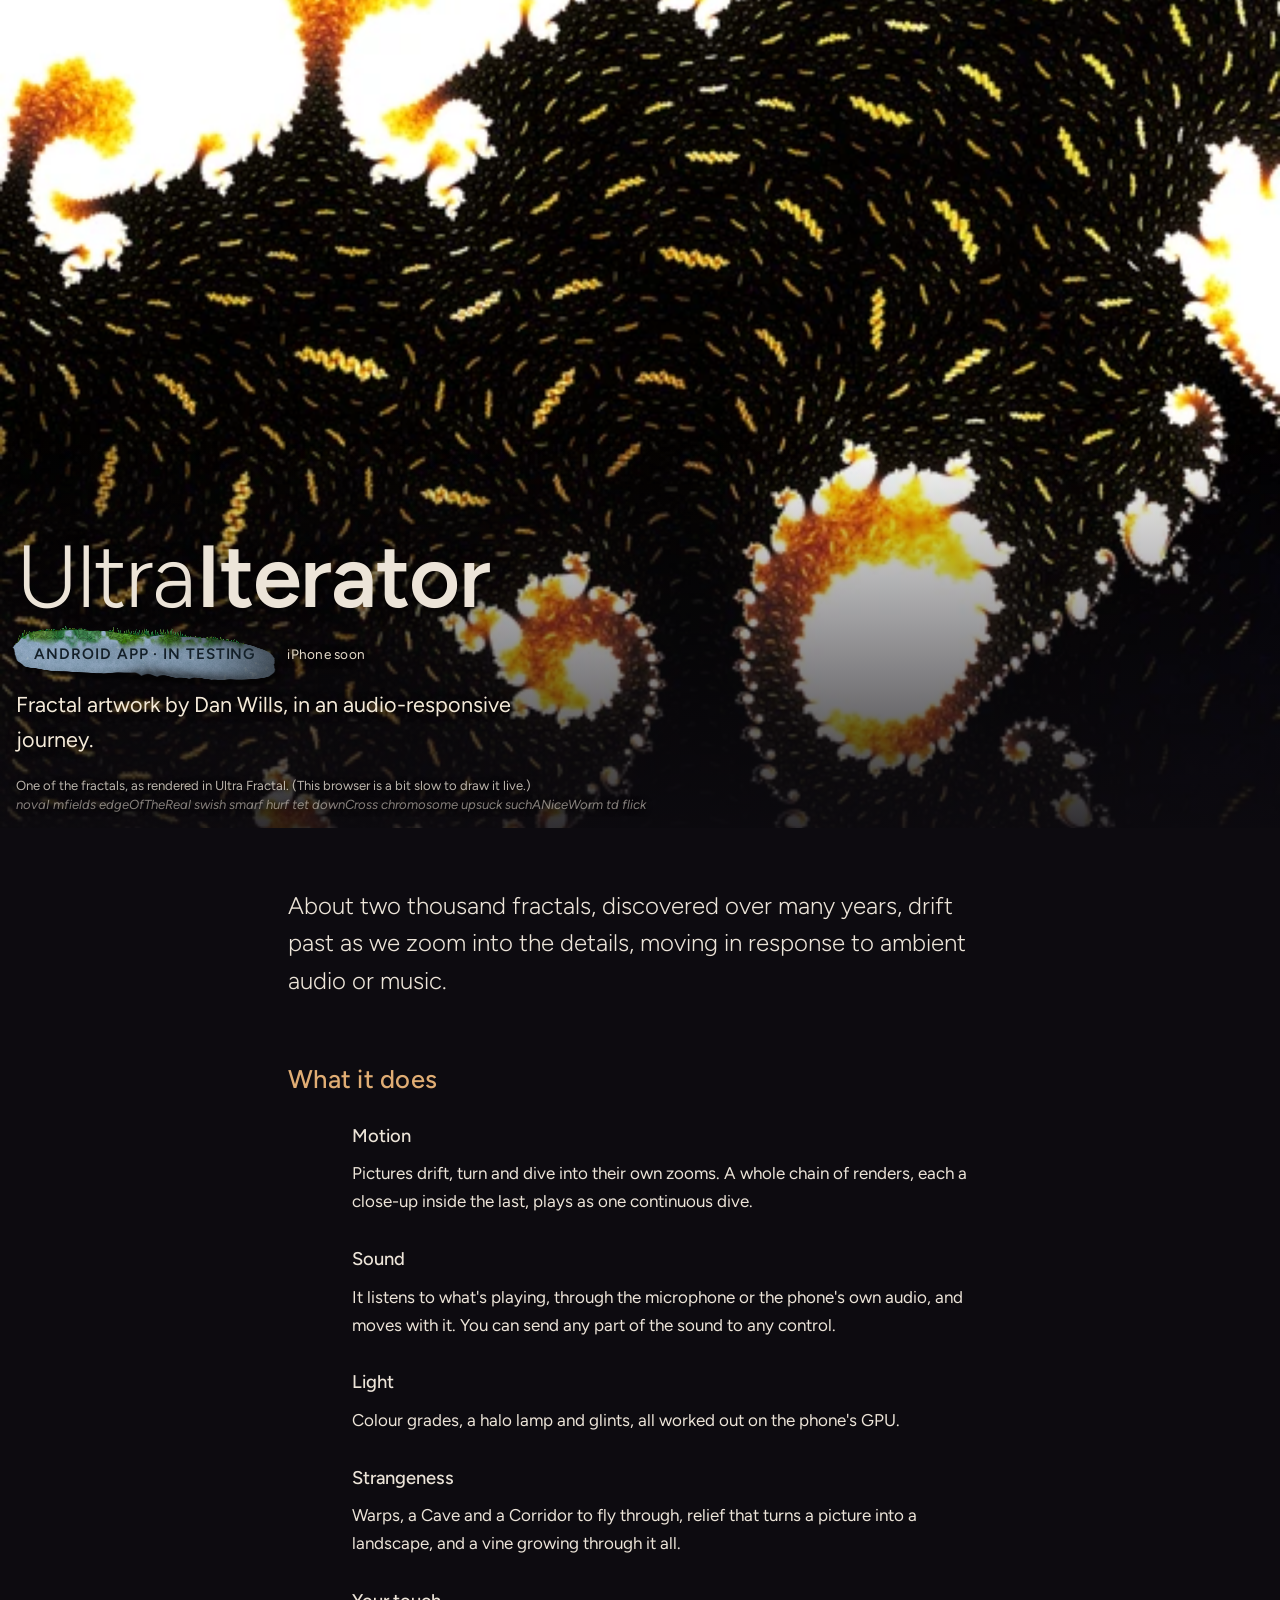
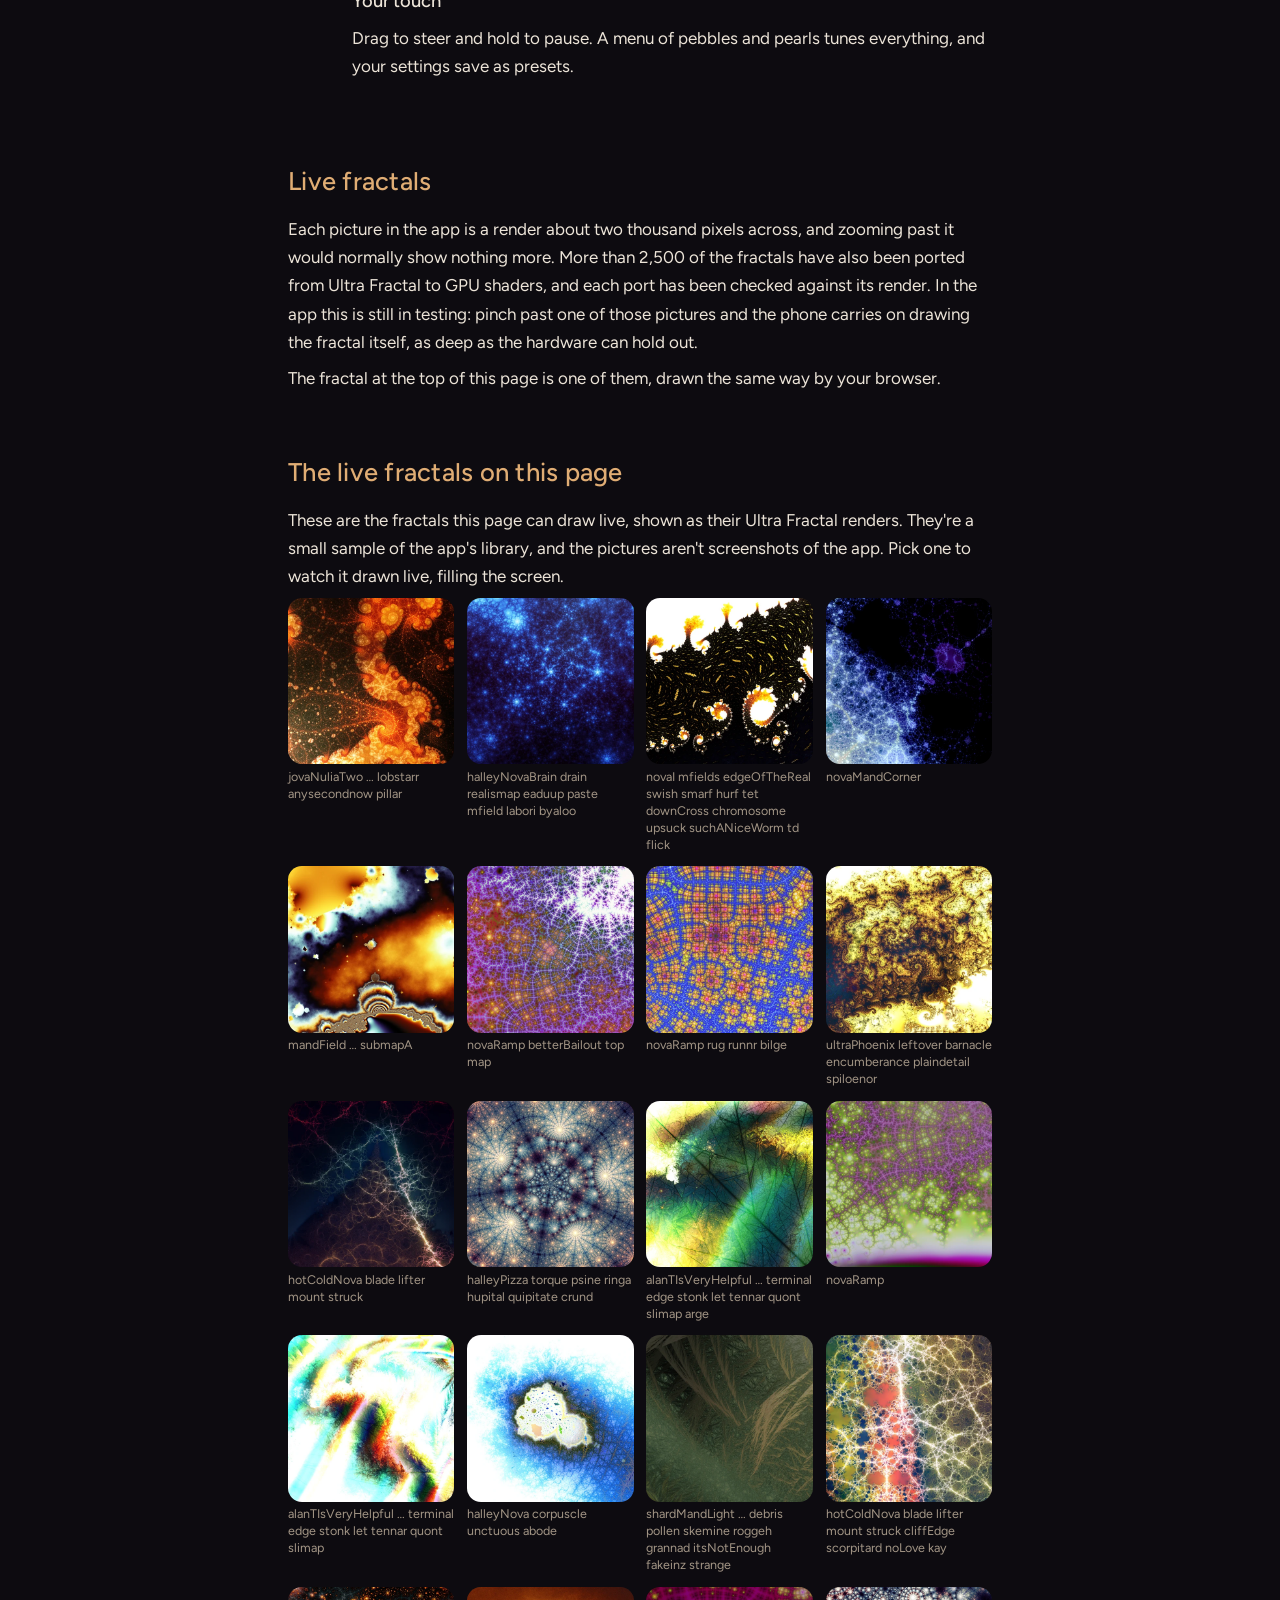
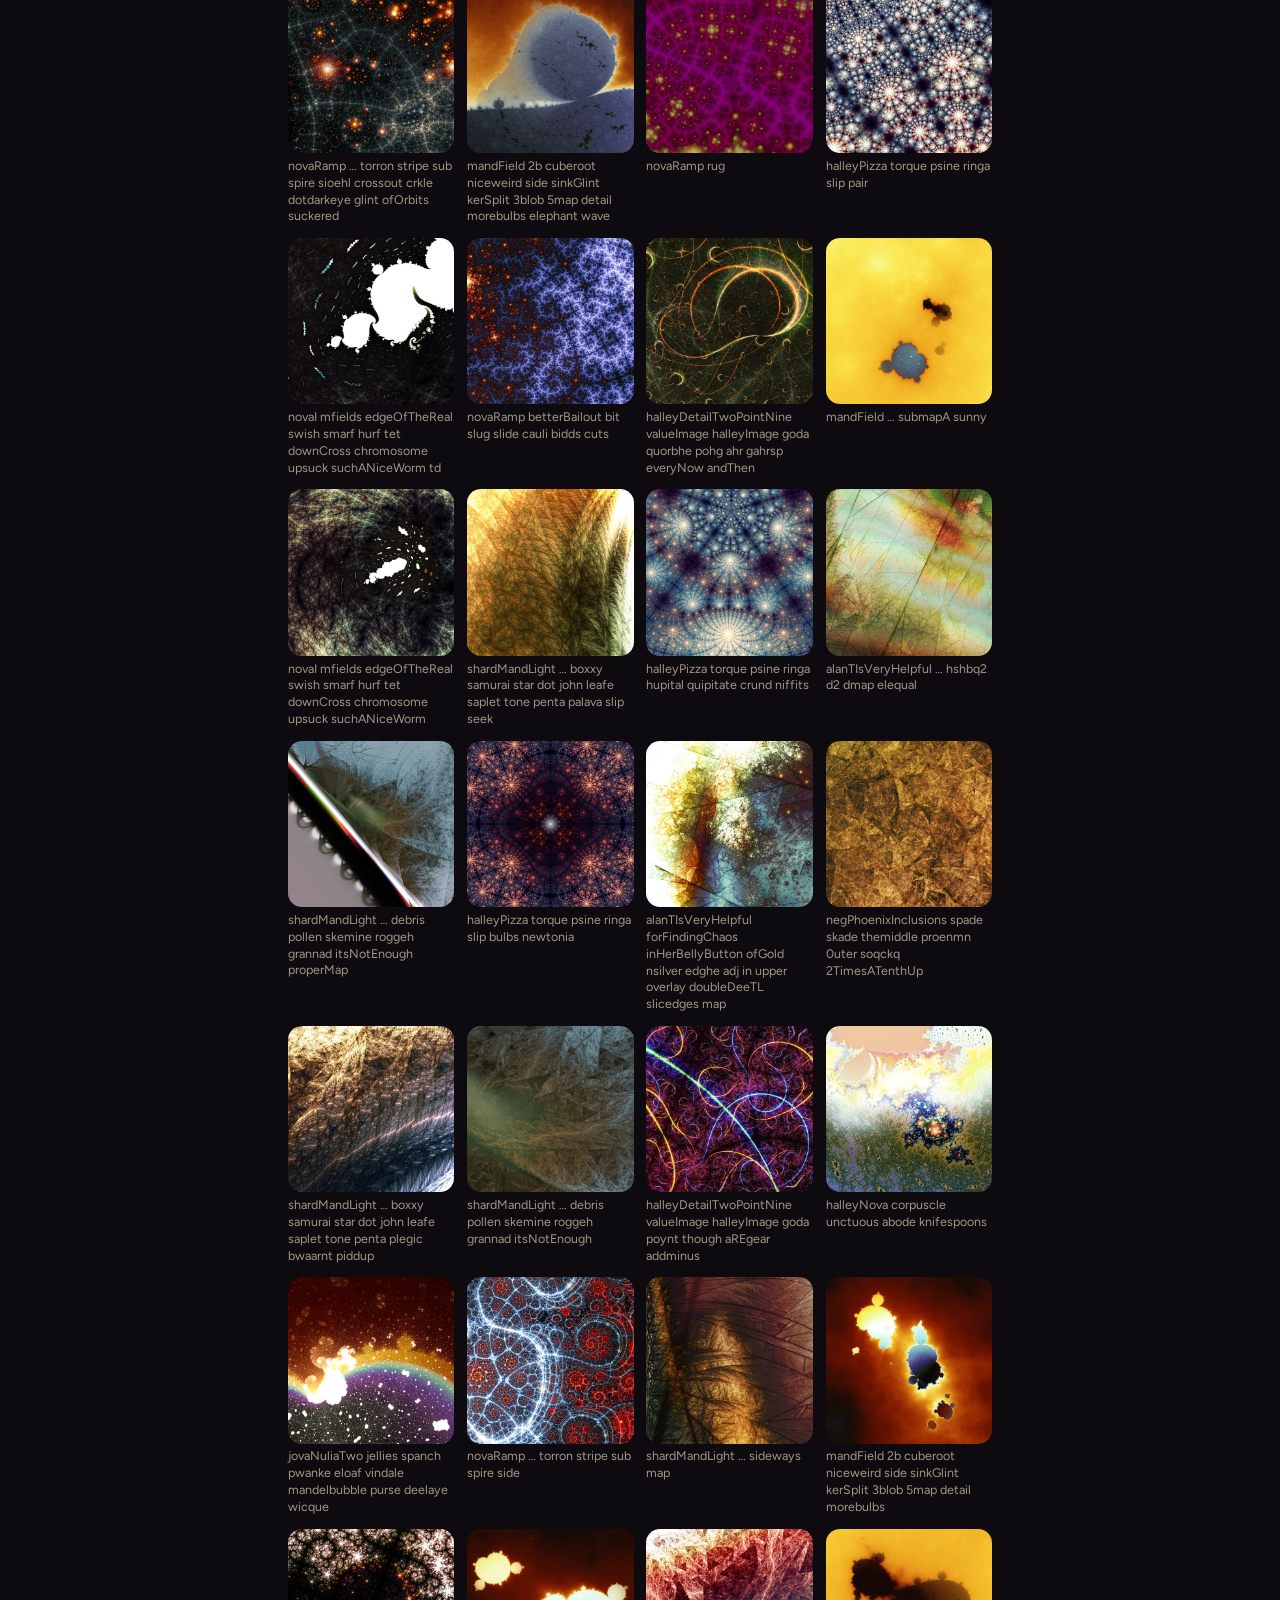
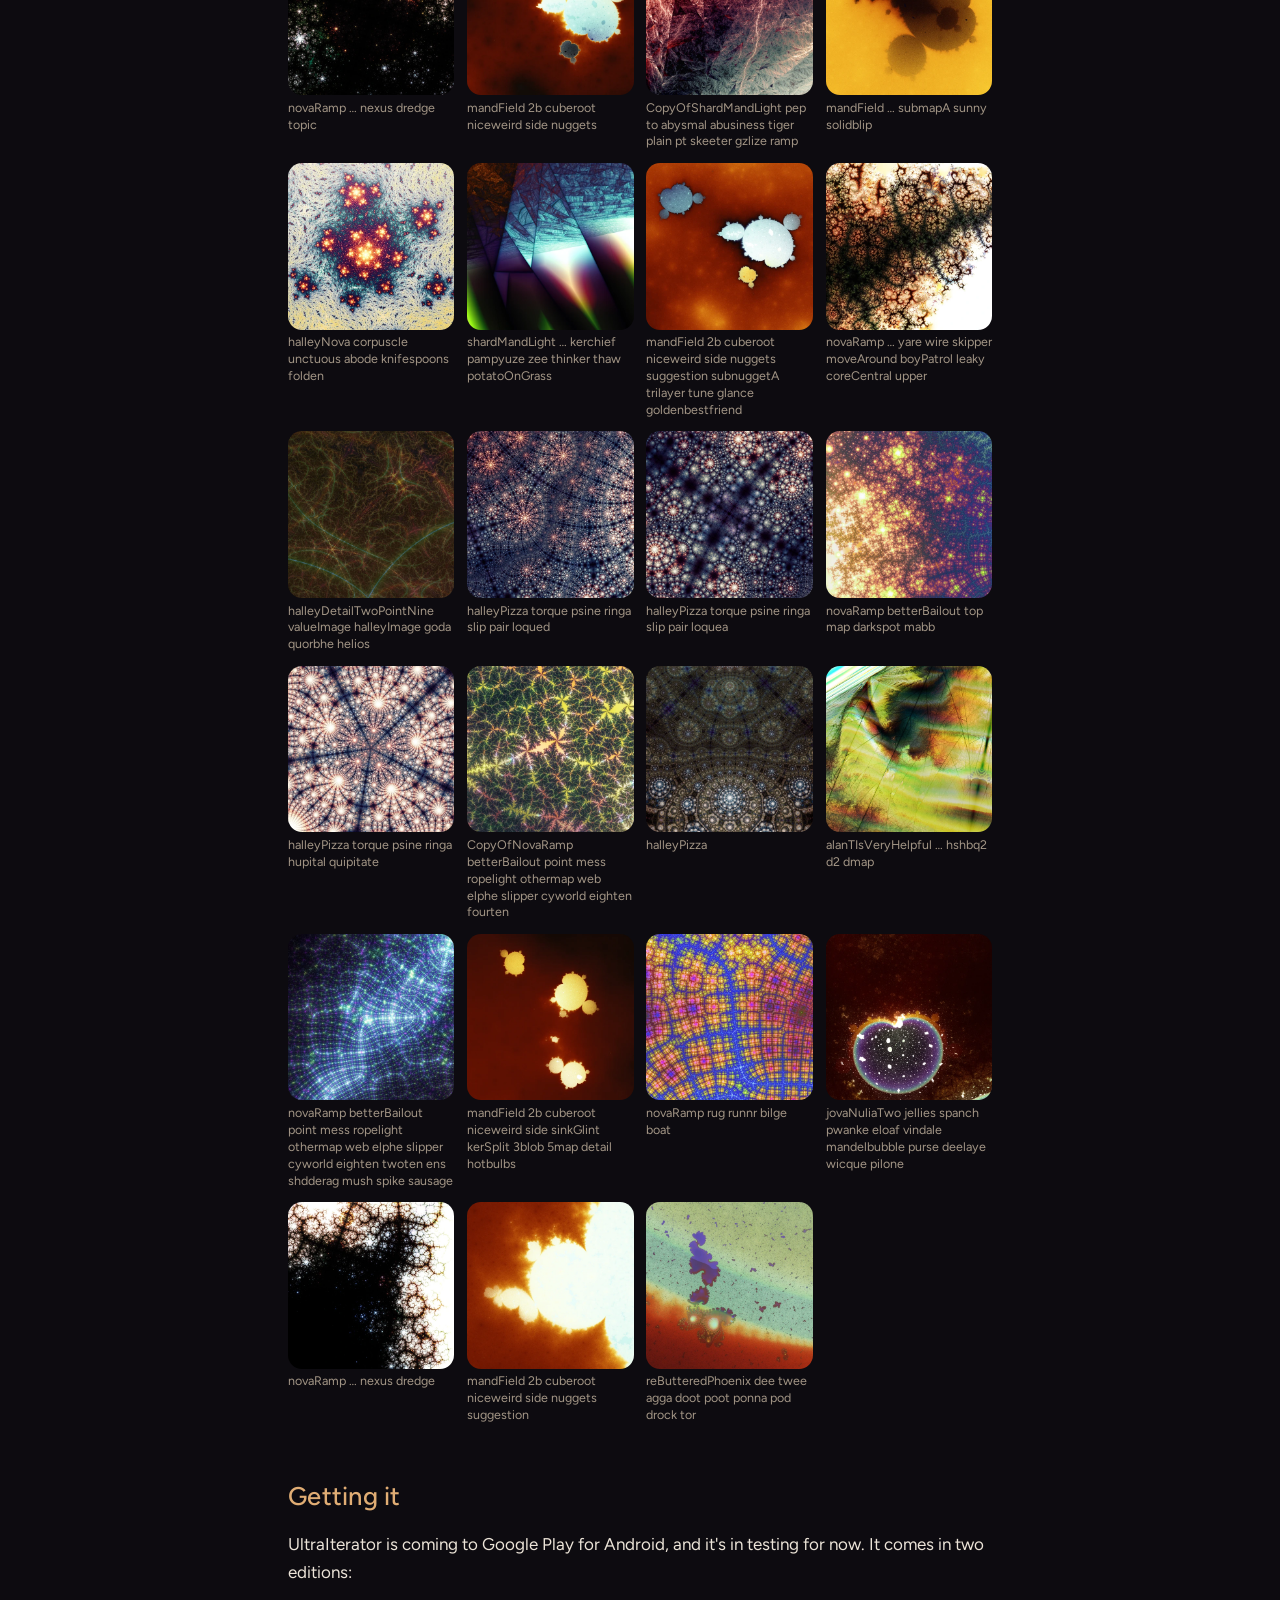
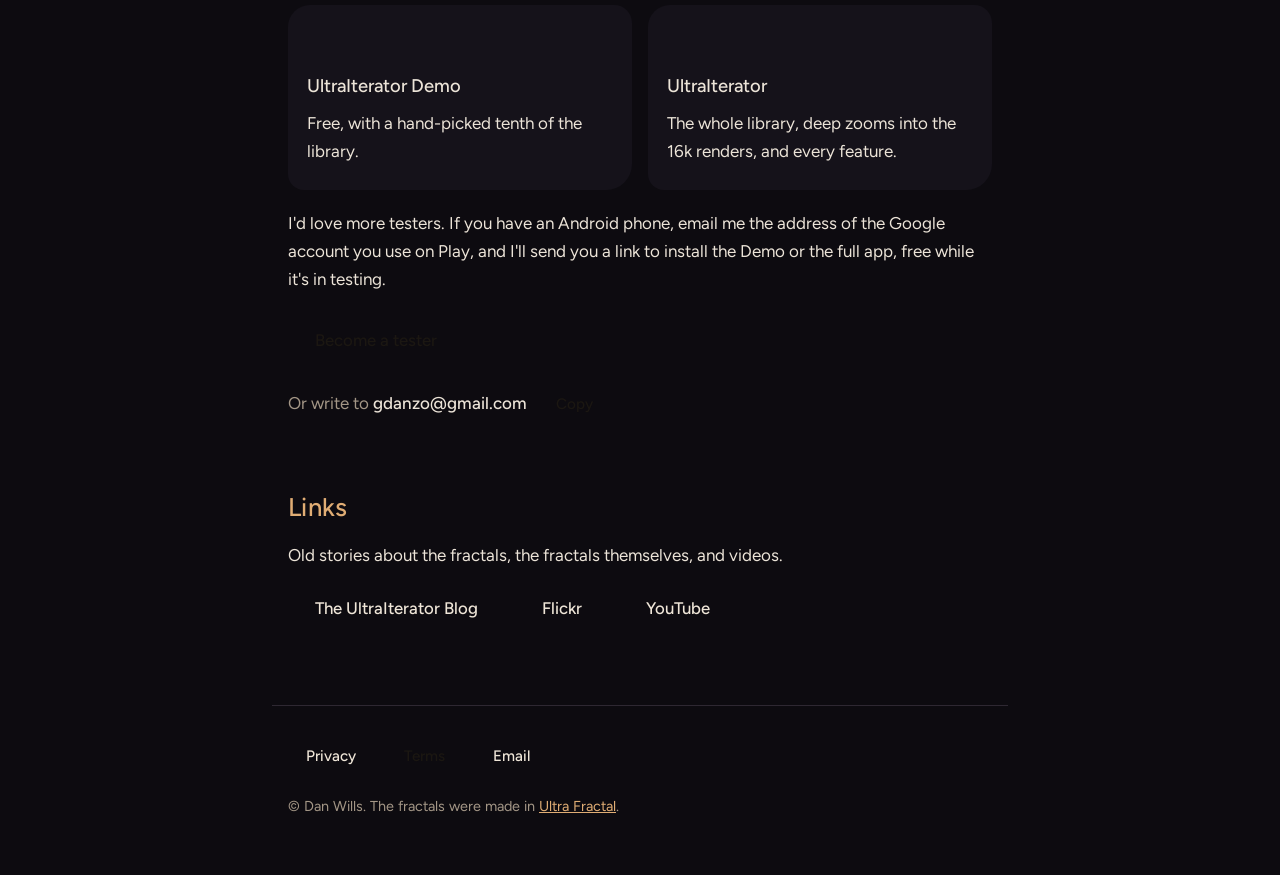
<file: index.html>
<!doctype html>
<html lang="en">
<head>
<meta charset="utf-8">
<meta name="viewport" content="width=device-width, initial-scale=1">
<title>UltraIterator</title>
<meta name="description" content="An Android slideshow of Ultra Fractal artwork by Dan Wills: it moves to music, dives into each picture's zooms, and can keep drawing the fractals live past their renders.">
<meta property="og:title" content="UltraIterator">
<meta property="og:description" content="Fractal artwork by Dan Wills, in an audio-responsive journey. An Android app in testing, iPhone soon.">
<meta property="og:image" content="https://danwills.github.io/ultraiterator/live/053cc2345be0.webp">
<meta name="theme-color" content="#0d0b10">
<link rel="icon" href="live/053cc2345be0.webp">
<link rel="preconnect" href="https://fonts.googleapis.com">
<link rel="preconnect" href="https://fonts.gstatic.com" crossorigin>
<link rel="stylesheet" href="https://fonts.googleapis.com/css2?family=Figtree:ital,wght@0,300..700;1,300..700&display=swap">
<link rel="stylesheet" href="home.css?v=2b081e7b">
</head>
<body>

<header class="hero">
  <div id="live-poster" class="poster"></div>
  <canvas id="live" aria-label="A fractal drawn live by your browser"></canvas>
  <div class="hero-text">
    <h1><span class="ultra">Ultra</span>Iterator</h1>
    <p class="stage-row"><span class="gem pebble-link small stage" data-gem="pebble" data-look="sky" data-seed="4.2" data-moss="2.2" data-rocky="1">Android app · in testing</span> <span class="soon">iPhone soon</span></p>
    <p class="tagline">Fractal artwork by Dan Wills, in an audio-responsive journey.</p>
    <p class="live-note">Your browser should be drawing the fractal background image live from the fractal's Ultra Fractal parameters, with no pictures downloaded. Drag to look around; pinch, or Ctrl and scroll, to zoom.<br><span id="live-name"></span></p>
  </div>
  <button class="gem pebble-link small theatre-only theatre-back" data-gem="pebble" data-look="grey" data-seed="7.7" onclick="history.back()" title="Back to the page (Esc)" aria-label="Back to the page">← Back</button>
  <div class="hero-controls">
    <button class="gem" data-gem="pearl" data-look="black" data-seed="3.1" onclick="window.UILive && UILive.next()" title="Another fractal, at random" aria-label="Another fractal, at random"><svg class="glyph die" viewBox="0 0 24 24" aria-hidden="true">
      <path d="M12 3 19.8 7.5 12 12 4.2 7.5Z" fill="#f4eee6"/><path d="M4.2 7.5 12 12v9l-7.8-4.5Z" fill="#c9c0b6"/><path d="M12 12l7.8-4.5v9L12 21Z" fill="#9d948c"/>
      <g fill="#1d1822"><circle r=".13" cx=".5" cy=".5" transform="matrix(7.8 -4.5 7.8 4.5 4.2 7.5)"/>
      <g transform="matrix(7.8 4.5 0 9 4.2 7.5)"><circle r=".12" cx=".28" cy=".28"/><circle r=".12" cx=".72" cy=".72"/></g>
      <g transform="matrix(7.8 -4.5 0 9 12 12)"><circle r=".11" cx=".25" cy=".25"/><circle r=".11" cx=".5" cy=".5"/><circle r=".11" cx=".75" cy=".75"/></g></g></svg></button>
    <button id="iters-pearl" class="gem" data-gem="pearl" data-look="amethyst" data-seed="2.3" title="Iterations: 100% (click for fewer, Shift or right click for more, double-click halves, long-press for full)" aria-label="Iterations"><span class="glyph iters">100%</span></button>
    <button id="pause-pearl" class="gem" data-gem="pearl" data-look="state" data-seed="5.7" onclick="window.UILive && UILive.togglePause()" title="Pause the dive" aria-label="Pause"><span class="glyph bars"></span></button>
    <button id="full-pearl" class="gem" data-gem="pearl" data-look="moonstone" data-seed="4.4" onclick="UITheatre.toggleFull()" title="Fullscreen (Esc to leave)" aria-label="Fullscreen"><svg class="glyph full" viewBox="0 0 24 24" aria-hidden="true">
      <path class="out" d="M4 9V4h5M15 4h5v5M20 15v5h-5M9 20H4v-5"/><path class="in" d="M9 4v5H4M20 9h-5V4M15 20v-5h5M4 15h5v5"/></svg></button>
    <button class="gem theatre-only" data-gem="pebble" data-look="basalt" data-seed="5.1" onclick="UITheatre.bare()" title="Just the fractal (Esc, Enter or a tap brings these back)" aria-label="Hide the controls"><span class="glyph">✕</span></button>
    <span id="live-say" class="live-say" aria-live="polite"></span>
  </div>
</header>

<main>

<section class="intro">
  <p class="lede">About two thousand fractals, discovered over many years, drift past as we zoom into the details, moving in response to ambient audio or music.</p>
</section>

<section class="facets">
  <h2>What it does</h2>
  <ul class="gems">
    <li><span class="gem bullet" data-gem="pearl" data-look="agate" data-seed="1.2"></span><div><h3>Motion</h3><p>Pictures drift, turn and dive into their own zooms. A whole chain of renders, each a close-up inside the last, plays as one continuous dive.</p></div></li>
    <li><span class="gem bullet" data-gem="pearl" data-look="obsidian" data-seed="2.4"></span><div><h3>Sound</h3><p>It listens to what's playing, through the microphone or the phone's own audio, and moves with it. You can send any part of the sound to any control.</p></div></li>
    <li><span class="gem bullet" data-gem="pearl" data-look="moonstone" data-seed="3.6"></span><div><h3>Light</h3><p>Colour grades, a halo lamp and glints, all worked out on the phone's GPU.</p></div></li>
    <li><span class="gem bullet" data-gem="pearl" data-look="amethyst" data-seed="4.8"></span><div><h3>Strangeness</h3><p>Warps, a Cave and a Corridor to fly through, relief that turns a picture into a landscape, and a vine growing through it all.</p></div></li>
    <li><span class="gem bullet" data-gem="pearl" data-look="opal" data-seed="6.0"></span><div><h3>Your touch</h3><p>Drag to steer and hold to pause. A menu of pebbles and pearls tunes everything, and your settings save as presets.</p></div></li>
  </ul>
</section>

<section class="live-section">
  <h2>Live fractals</h2>
  <p>Each picture in the app is a render about two thousand pixels across, and zooming past it would normally show nothing more. More than 2,500 of the fractals have also been ported from Ultra Fractal to GPU shaders, and each port has been checked against its render. In the app this is still in testing: pinch past one of those pictures and the phone carries on drawing the fractal itself, as deep as the hardware can hold out.</p>
  <p>The fractal at the top of this page is one of them, drawn the same way by your browser.</p>
</section>

<section class="gallery-section">
  <h2>The live fractals on this page</h2>
  <p>These are the fractals this page can draw live, shown as their Ultra Fractal renders. They're a small sample of the app's library, and the pictures aren't screenshots of the app. Pick one to watch it drawn live, filling the screen.</p>
  <div id="gallery" class="gallery"></div>
</section>

<section class="get" id="get">
  <h2>Getting it</h2>
  <p>UltraIterator is coming to Google Play for Android, and it's in testing for now. It comes in two editions:</p>
  <div class="editions">
    <div class="edition">
      <span class="gem badge" data-gem="pearl" data-look="vanilla" data-seed="7.3"></span>
      <h3>UltraIterator Demo</h3>
      <p>Free, with a hand-picked tenth of the library.</p>
    </div>
    <div class="edition">
      <span class="gem badge" data-gem="pearl" data-look="ruby" data-seed="8.9"></span>
      <h3>UltraIterator</h3>
      <p>The whole library, deep zooms into the 16k renders, and every feature.</p>
    </div>
  </div>
  <p>I'd love more testers. If you have an Android phone, email me the address of the Google account you use on Play, and I'll send you a link to install the Demo or the full app, free while it's in testing.</p>
  <p class="cta"><a class="gem pebble-link" data-gem="pebble" data-look="grey" data-seed="2.2" href="mailto:gdanzo@gmail.com?subject=UltraIterator%20tester&amp;body=Hi%20Dan%2C%0A%0AI'd%20like%20to%20test%20UltraIterator.%0A%0AMy%20Google%20Play%20account%20email%3A%20%0AMy%20phone%3A%20%0A">Become a tester</a></p>
  <p class="open-app">Already have it?
    <a class="gem pebble-link small dark" data-gem="pebble" data-look="lapis" data-seed="8.3" href="intent://open#Intent;scheme=ultraiterator;S.browser_fallback_url=https%3A%2F%2Fdanwills.github.io%2Fultraiterator%2F%23get;end">Open UltraIterator</a></p>
  <p class="email-line">Or write to <span class="email" id="email">gdanzo@gmail.com</span>
    <button class="gem pebble-link small" data-gem="pebble" data-look="sandstone" data-seed="3.9" id="copy-email" type="button">Copy</button></p>
</section>

<section class="links-section">
  <h2>Links</h2>
  <p>Old stories about the fractals, the fractals themselves, and videos.</p>
  <div class="links">
    <a class="gem pebble-link dark" data-gem="pebble" data-look="jade" data-seed="1.9" href="https://ultraiterator.blogspot.com/">The UltraIterator Blog</a>
    <a class="gem pebble-link dark" data-gem="pebble" data-look="jasper" data-seed="3.3" href="https://www.flickr.com/photos/57934548@N02/albums/">Flickr</a>
    <a class="gem pebble-link dark" data-gem="pebble" data-look="basalt" data-seed="5.5" href="https://www.youtube.com/@DanWills/videos">YouTube</a>
  </div>
</section>

</main>

<footer>
  <nav>
    <a class="gem pebble-link small dark" data-gem="pebble" data-look="basalt" data-seed="4.4" href="privacy/">Privacy</a>
    <a class="gem pebble-link small" data-gem="pebble" data-look="sandstone" data-seed="9.1" href="terms/">Terms</a>
    <a class="gem pebble-link small dark" data-gem="pebble" data-look="lapis" data-seed="6.6" href="mailto:gdanzo@gmail.com">Email</a>
  </nav>
  <p class="muted">© Dan Wills. The fractals were made in <a href="https://www.ultrafractal.com/">Ultra Fractal</a>.</p>
</footer>

<script src="js/gallery.js?v=c2c70caf"></script>
<script src="js/live.js?v=9481b5d1"></script>
<script src="js/pearls.js?v=44050b76"></script>
<script src="js/theatre.js?v=6b844a13"></script>
<script>
// The Open pebble only on Android (an intent: link, falling back to here if it isn't installed).
if (/Android/i.test(navigator.userAgent)) document.body.classList.add('android');
</script>
<script>
// The email's Copy pebble (the mailto link does nothing where no mail program is set up).
document.getElementById('copy-email').addEventListener('click', async e => {
  const b = e.currentTarget, addr = document.getElementById('email').textContent;
  try { await navigator.clipboard.writeText(addr); b.textContent = 'Copied'; }
  catch (err) { const r = document.createRange(); r.selectNodeContents(document.getElementById('email')); const s = getSelection(); s.removeAllRanges(); s.addRange(r); b.textContent = 'Selected'; }
  setTimeout(() => { b.textContent = 'Copy'; }, 2000);
});
</script>
</body>
</html>
</file>
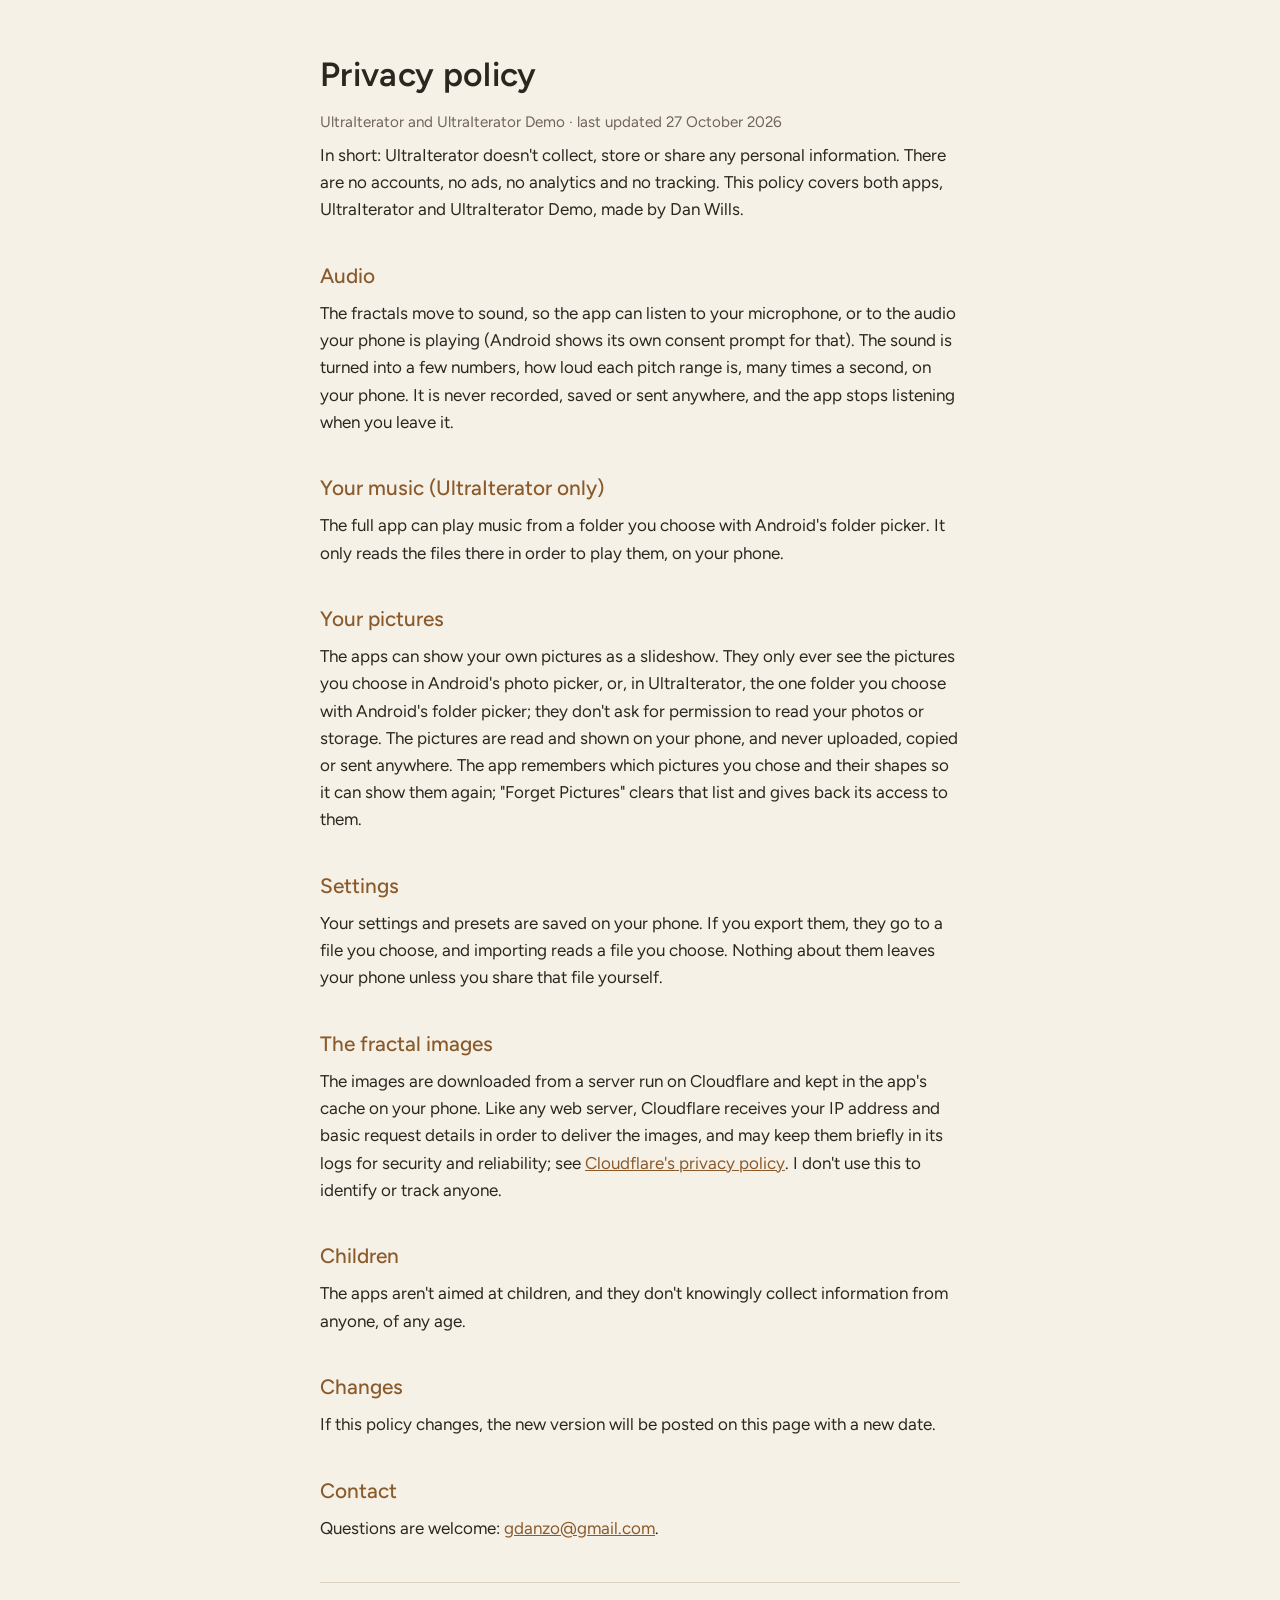
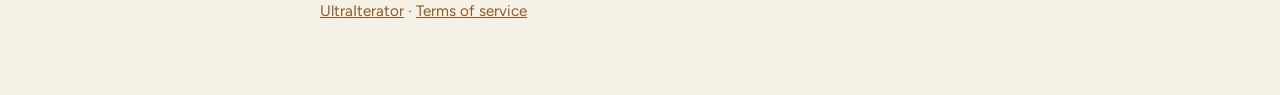
<file: privacy/index.html>
<!doctype html>
<html lang="en">
<head>
<meta charset="utf-8">
<meta name="viewport" content="width=device-width, initial-scale=1">
<title>UltraIterator Privacy</title>
<link rel="preconnect" href="https://fonts.googleapis.com">
<link rel="preconnect" href="https://fonts.gstatic.com" crossorigin>
<link rel="stylesheet" href="https://fonts.googleapis.com/css2?family=Figtree:ital,wght@0,300..700;1,300..700&display=swap">
<link rel="stylesheet" href="../style.css?v=619f6f8d">
</head>
<body>
<main>
<h1>Privacy policy</h1>
<p class="muted">UltraIterator and UltraIterator Demo · last updated 27 October 2026</p>

<p>In short: UltraIterator doesn't collect, store or share any personal information. There are no accounts, no ads, no analytics and no tracking. This policy covers both apps, UltraIterator and UltraIterator Demo, made by Dan Wills.</p>

<h2>Audio</h2>
<p>The fractals move to sound, so the app can listen to your microphone, or to the audio your phone is playing (Android shows its own consent prompt for that). The sound is turned into a few numbers, how loud each pitch range is, many times a second, on your phone. It is never recorded, saved or sent anywhere, and the app stops listening when you leave it.</p>

<h2>Your music (UltraIterator only)</h2>
<p>The full app can play music from a folder you choose with Android's folder picker. It only reads the files there in order to play them, on your phone.</p>

<h2>Your pictures</h2>
<p>The apps can show your own pictures as a slideshow. They only ever see the pictures you choose in Android's photo picker, or, in UltraIterator, the one folder you choose with Android's folder picker; they don't ask for permission to read your photos or storage. The pictures are read and shown on your phone, and never uploaded, copied or sent anywhere. The app remembers which pictures you chose and their shapes so it can show them again; "Forget Pictures" clears that list and gives back its access to them.</p>

<h2>Settings</h2>
<p>Your settings and presets are saved on your phone. If you export them, they go to a file you choose, and importing reads a file you choose. Nothing about them leaves your phone unless you share that file yourself.</p>

<h2>The fractal images</h2>
<p>The images are downloaded from a server run on Cloudflare and kept in the app's cache on your phone. Like any web server, Cloudflare receives your IP address and basic request details in order to deliver the images, and may keep them briefly in its logs for security and reliability; see <a href="https://www.cloudflare.com/privacypolicy/">Cloudflare's privacy policy</a>. I don't use this to identify or track anyone.</p>

<h2>Children</h2>
<p>The apps aren't aimed at children, and they don't knowingly collect information from anyone, of any age.</p>

<h2>Changes</h2>
<p>If this policy changes, the new version will be posted on this page with a new date.</p>

<h2>Contact</h2>
<p>Questions are welcome: <a href="mailto:gdanzo@gmail.com">gdanzo@gmail.com</a>.</p>
<hr>
<p class="muted"><a href="../">UltraIterator</a> · <a href="../terms/">Terms of service</a></p>
</main>
</body>
</html>
</file>
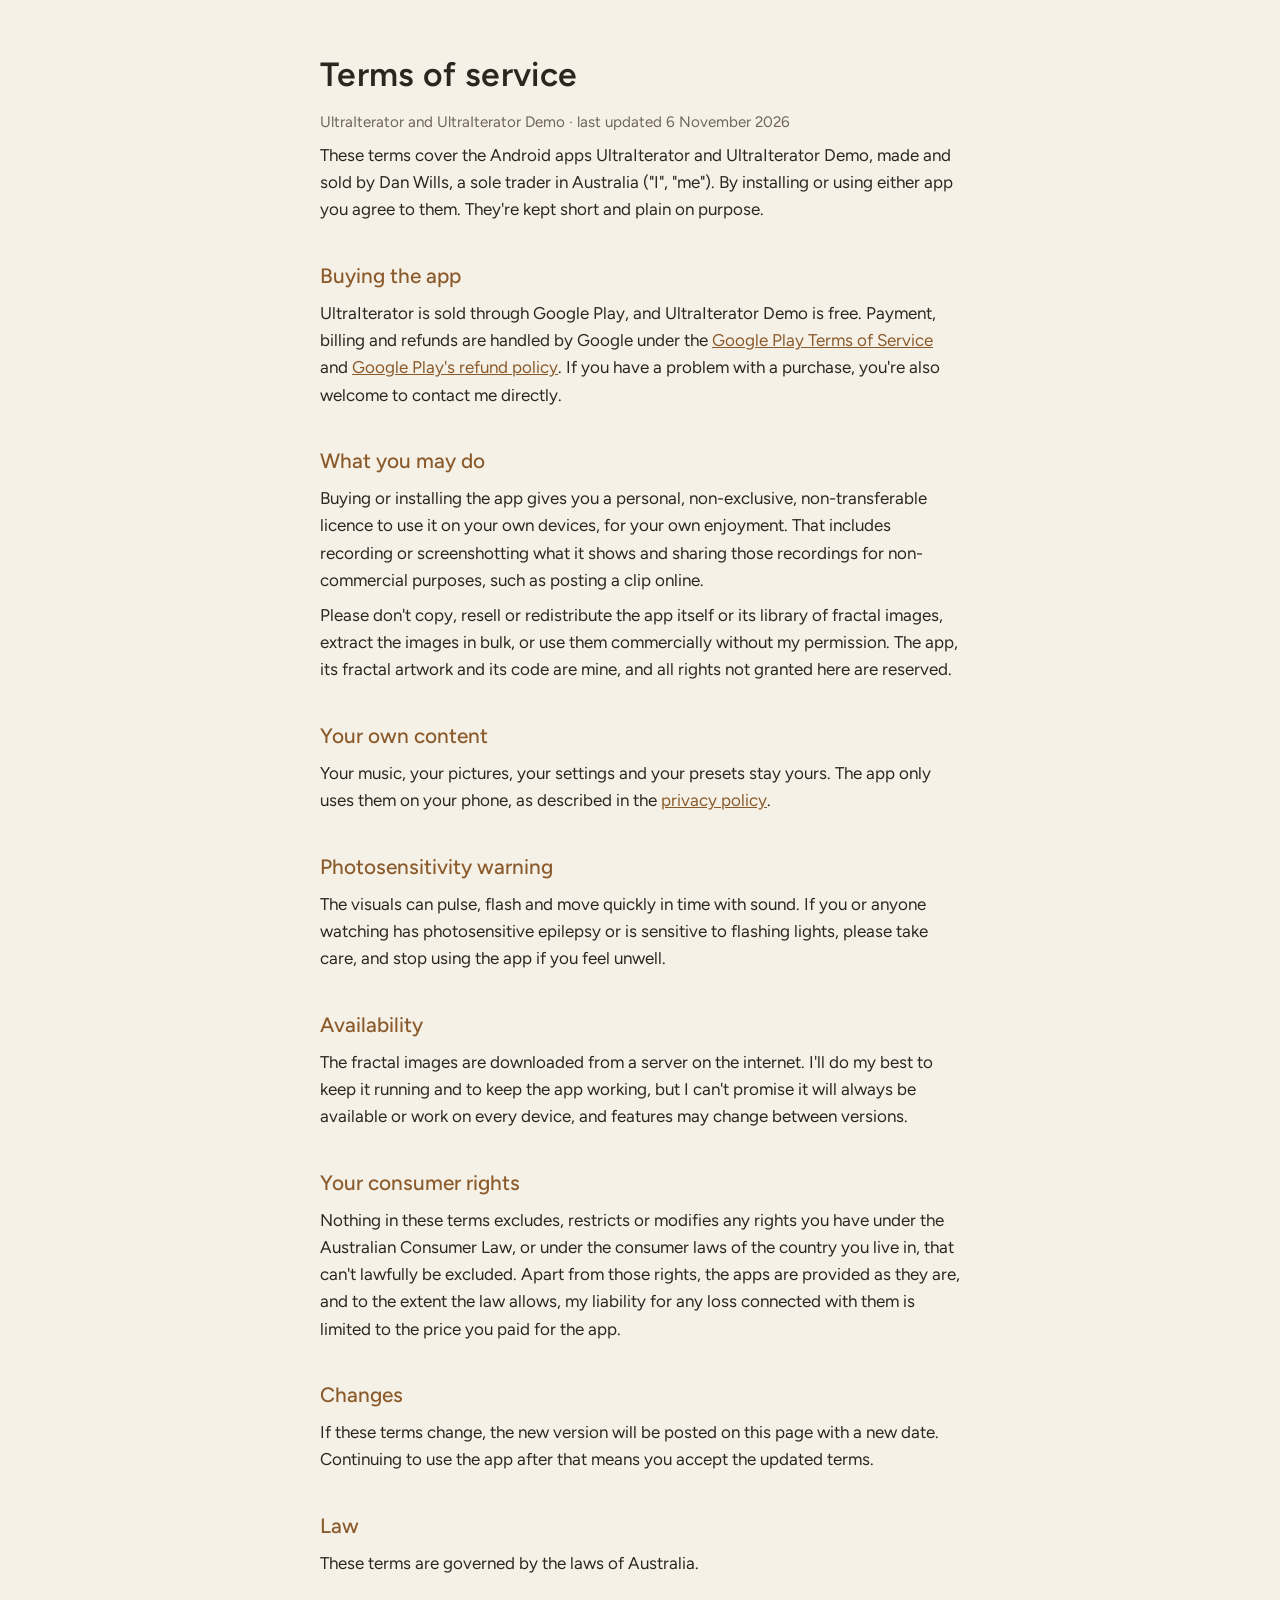
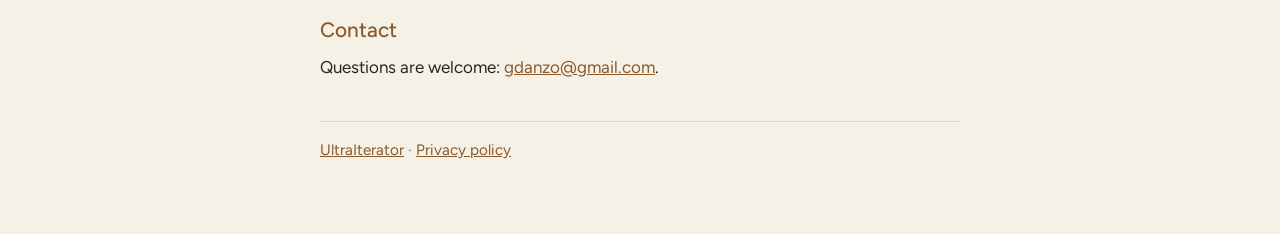
<file: terms/index.html>
<!doctype html>
<html lang="en">
<head>
<meta charset="utf-8">
<meta name="viewport" content="width=device-width, initial-scale=1">
<title>UltraIterator Terms</title>
<link rel="preconnect" href="https://fonts.googleapis.com">
<link rel="preconnect" href="https://fonts.gstatic.com" crossorigin>
<link rel="stylesheet" href="https://fonts.googleapis.com/css2?family=Figtree:ital,wght@0,300..700;1,300..700&display=swap">
<link rel="stylesheet" href="../style.css?v=619f6f8d">
</head>
<body>
<main>
<h1>Terms of service</h1>
<p class="muted">UltraIterator and UltraIterator Demo · last updated 6 November 2026</p>

<p>These terms cover the Android apps UltraIterator and UltraIterator Demo, made and sold by Dan Wills, a sole trader in Australia ("I", "me"). By installing or using either app you agree to them. They're kept short and plain on purpose.</p>

<h2>Buying the app</h2>
<p>UltraIterator is sold through Google Play, and UltraIterator Demo is free. Payment, billing and refunds are handled by Google under the <a href="https://play.google.com/about/play-terms/">Google Play Terms of Service</a> and <a href="https://support.google.com/googleplay/answer/2479637">Google Play's refund policy</a>. If you have a problem with a purchase, you're also welcome to contact me directly.</p>

<h2>What you may do</h2>
<p>Buying or installing the app gives you a personal, non-exclusive, non-transferable licence to use it on your own devices, for your own enjoyment. That includes recording or screenshotting what it shows and sharing those recordings for non-commercial purposes, such as posting a clip online.</p>
<p>Please don't copy, resell or redistribute the app itself or its library of fractal images, extract the images in bulk, or use them commercially without my permission. The app, its fractal artwork and its code are mine, and all rights not granted here are reserved.</p>

<h2>Your own content</h2>
<p>Your music, your pictures, your settings and your presets stay yours. The app only uses them on your phone, as described in the <a href="../privacy/">privacy policy</a>.</p>

<h2>Photosensitivity warning</h2>
<p>The visuals can pulse, flash and move quickly in time with sound. If you or anyone watching has photosensitive epilepsy or is sensitive to flashing lights, please take care, and stop using the app if you feel unwell.</p>

<h2>Availability</h2>
<p>The fractal images are downloaded from a server on the internet. I'll do my best to keep it running and to keep the app working, but I can't promise it will always be available or work on every device, and features may change between versions.</p>

<h2>Your consumer rights</h2>
<p>Nothing in these terms excludes, restricts or modifies any rights you have under the Australian Consumer Law, or under the consumer laws of the country you live in, that can't lawfully be excluded. Apart from those rights, the apps are provided as they are, and to the extent the law allows, my liability for any loss connected with them is limited to the price you paid for the app.</p>

<h2>Changes</h2>
<p>If these terms change, the new version will be posted on this page with a new date. Continuing to use the app after that means you accept the updated terms.</p>

<h2>Law</h2>
<p>These terms are governed by the laws of Australia.</p>

<h2>Contact</h2>
<p>Questions are welcome: <a href="mailto:gdanzo@gmail.com">gdanzo@gmail.com</a>.</p>
<hr>
<p class="muted"><a href="../">UltraIterator</a> · <a href="../privacy/">Privacy policy</a></p>
</main>
</body>
</html>
</file>
<file: home.css>
/* The home page: night, like the app, with its pearls and pebbles (js/pearls.js draws
   them on a canvas over the page, under each .gem's own text). */
:root {
  --bg: #0d0b10; --bg2: #15121a; --fg: #ece4d8; --muted: #a39686; --accent: #e0ad74; --rule: #2e2832;
  --sans: Figtree, system-ui, -apple-system, "Segoe UI", Roboto, "Helvetica Neue", Arial, sans-serif;
}
* { box-sizing: border-box; }
html { background: var(--bg); }
/* No pull-to-refresh: a drag down on the fractal at the top of the page reloaded it (Dan). */
html, body { overscroll-behavior-y: none; }
body { margin: 0; background: var(--bg); color: var(--fg); font: 17px/1.65 var(--sans); }
a { color: var(--accent); }
h1, h2, h3 { font-weight: 500; }
h2 { font-size: 1.6rem; margin: 0 0 .8rem; color: var(--accent); letter-spacing: .01em; }
h3 { font-size: 1.15rem; margin: 0 0 .15rem; }
p { margin: .5rem 0; }
.muted { color: var(--muted); font-size: .9rem; }

/* The gems' canvas: over everything, letting touches through; each .gem's text sits above it. */
#gems { position: fixed; inset: 0; width: 100%; height: 100%; pointer-events: none; z-index: 5; }
.gem { position: relative; z-index: 6; }
.gem > * { position: relative; z-index: 7; }

/* Hero: the live fractal, full screen. */
.hero { position: relative; height: 92vh; height: 92svh; min-height: 420px; overflow: hidden; background: #000; }
.hero canvas, .hero .poster { position: absolute; inset: 0; width: 100%; height: 100%; }
.hero canvas { touch-action: pan-y; cursor: grab; display: block; }
body.theatre .hero canvas { touch-action: none; }   /* (nothing to scroll there: every drag moves the fractal) */
.hero canvas:active { cursor: grabbing; }
.poster { background: center / 0 0 no-repeat; transition: opacity 1.2s; }   /* (its image, set by js/live.js, shows through these two) */
.poster::before, .poster::after { content: ''; position: absolute; inset: 0; background: inherit; }
.poster::before { background-size: cover; filter: blur(14px) brightness(.7); transform: scale(1.06); }
/* The render, square, at the live view's start, its sides feathered into the blurred fill. */
.poster::after { inset: 0 auto; left: 50%; aspect-ratio: 1; transform: translateX(-50%); background-size: 100% 100%; opacity: 0; transition: opacity .6s;
  -webkit-mask-image: linear-gradient(to right, transparent, #000 14%, #000 86%, transparent); mask-image: linear-gradient(to right, transparent, #000 14%, #000 86%, transparent); }
.poster.gone { opacity: 0; }
body.no-live .hero canvas { display: none; }
/* Waiting for a fractal to compile (js/live.js): its render, as the live one will start (the
   renders are square, so over the blurred one, which fills the sides), and the canvas
   cross-fading in over it when ready. */
.hero canvas { transition: opacity 1s ease; }
body.waiting .hero canvas { opacity: 0; transition: opacity .3s ease; }
body.waiting .poster { opacity: 1; transition: opacity .6s; }
body.waiting .poster::after { opacity: 1; }
body.no-live .poster { opacity: 1; }
body.no-live .poster::before { filter: none; transform: none; }
body.no-live .hero-controls { display: none; }
.hero-text { position: absolute; left: 0; right: 0; bottom: 0; padding: 0 1rem .9rem; pointer-events: none;
  background: linear-gradient(to top, rgba(13,11,16,.85), rgba(13,11,16,0) 100%); padding-top: 6rem; }
.hero-text h1 { font-size: clamp(2.6rem, 9vw, 5.5rem); font-weight: 600; margin: 0; line-height: 1; letter-spacing: -.01em; text-shadow: 0 2px 18px rgba(0,0,0,.7); }
.hero-text h1 .ultra { font-weight: 300; }   /* two weights, so the sans I reads as an I, not an l */
/* Until it's on Play for real. */
.hero-text .stage-row { margin: .8rem 0 .1rem; }
.hero-text .stage { font-size: .85rem; font-weight: 600; letter-spacing: .06em; text-transform: uppercase; color: #142029; margin: 0; }
.hero-text .soon { margin-left: .6rem; font-size: .85rem; letter-spacing: .02em; color: #e6dccb; text-shadow: 0 1px 8px rgba(0,0,0,.9); white-space: nowrap; }
.hero-text .tagline { margin: .7rem 0 0; font-size: clamp(1.05rem, 3vw, 1.35rem); color: #f4ead9; text-shadow: 0 1px 10px rgba(0,0,0,.9); max-width: 34rem; }
.hero-controls { position: absolute; right: 1rem; top: 1rem; display: flex; gap: .7rem; z-index: 6; }
.hero-controls button { width: 52px; height: 52px; border: 0; background: transparent; color: #fff; font-size: 20px; font-family: inherit; cursor: pointer; padding: 0; border-radius: 50%; }
.live-say { position: absolute; top: calc(100% + .4rem); right: 0; white-space: nowrap; font-size: .72rem; font-weight: 300; letter-spacing: .02em;
  color: rgba(240,233,222,.9); text-shadow: 0 1px 6px #000, 0 0 10px rgba(0,0,0,.8); pointer-events: none; opacity: 0; transition: opacity .8s ease; }
.live-say.on { opacity: 1; }
.hero-controls button .glyph { text-shadow: 0 1px 4px rgba(0,0,0,.8); }
.hero-controls button .die { width: 24px; height: 24px; display: block; margin: auto; filter: drop-shadow(0 1px 3px rgba(0,0,0,.8)); }
.hero-controls button .glyph.iters { font-size: 12px; font-weight: 600; letter-spacing: -.02em; }
/* The pause bars, drawn rather than the font's ❚❚ (whose ink sat off the middle): the same as the
   pearl's hollow ones (js/pearls.js), at ±0.2 of its radius, 0.17 wide and 0.6 tall. */
#pause-pearl { position: relative; }
#pause-pearl .glyph.bars { position: absolute; left: 50%; top: 50%; width: 28.5%; height: 30%; transform: translate(-50%, -50%);
  background: linear-gradient(90deg, currentColor 0 29.8%, transparent 29.8% 70.2%, currentColor 70.2%);
  filter: drop-shadow(0 1px 3px rgba(0,0,0,.8)); }
/* The fullscreen pearl's corners: out to go fullscreen, in to come back. */
.hero-controls button .glyph.full { width: 22px; height: 22px; display: block; margin: auto; fill: none; stroke: #fff; stroke-width: 2.2; stroke-linecap: round; stroke-linejoin: round;
  filter: drop-shadow(0 1px 3px rgba(0,0,0,.8)); }
.glyph.full .in, body.fullscreen .glyph.full .out { display: none; }
body.fullscreen .glyph.full .in { display: inline; }
#iters-pearl { -webkit-touch-callout: none; user-select: none; -webkit-user-select: none; touch-action: manipulation; }
.hero-controls button:focus-visible { outline: 2px solid var(--accent); outline-offset: 4px; }
body:not(.gems) .hero-controls button { background: rgba(30,26,34,.75); }
.live-note { margin: 1.1rem 0 0;   /* in the hero text's flow, so a two-line tagline pushes it down rather than over it */
   font-size: .82rem; line-height: 1.45; color: rgba(236,228,216,.78); text-shadow: 0 1px 6px #000; pointer-events: none; }
#live-name { font-style: italic; color: rgba(236,228,216,.55); word-break: break-word; }

/* The rest: a column, sections apart. */
main { max-width: 46rem; margin: 0 auto; padding: 0 1rem; }
section { padding: 3.2rem 0 0; }
.lede { font-size: clamp(1.2rem, 3.4vw, 1.5rem); line-height: 1.55; font-weight: 300; }

ul.gems { list-style: none; padding: 0; margin: 0; }
ul.gems li { display: flex; gap: 1.1rem; align-items: flex-start; margin: 1.3rem 0; }
.bullet { flex: none; width: 46px; height: 46px; margin-top: .15rem; }
body:not(.gems) .bullet { border-radius: 50%; background: radial-gradient(circle at 35% 30%, #fff8, #8a7a9a 40%, #2a2430); }

.gallery { display: grid; grid-template-columns: repeat(auto-fill, minmax(140px, 1fr)); gap: .8rem; }
.gallery figure { margin: 0; }
.gallery img, .gallery video { width: 100%; aspect-ratio: 1; object-fit: cover; display: block; border-radius: 14px; background: var(--bg2); }
.gallery video { aspect-ratio: auto; }
.gallery figcaption { font-size: .78rem; color: var(--muted); margin-top: .3rem; line-height: 1.35; word-break: break-word; }

.editions { display: grid; grid-template-columns: repeat(auto-fit, minmax(min(100%, 15rem), 1fr)); gap: 1rem; margin: 1.2rem 0; }
.edition { background: var(--bg2); border-radius: 22px 18px 26px 16px; padding: 1.1rem 1.2rem 1rem; }
.edition h3 { margin-top: .5rem; }
.badge { display: block; width: 40px; height: 40px; }
body:not(.gems) .badge { border-radius: 50%; background: radial-gradient(circle at 35% 30%, #fff8, #9a8a7a 40%, #302820); }

/* Pebble buttons: the stone is drawn behind, the word on it. */
.pebble-link { display: inline-block; padding: .85rem 1.7rem; color: #1b1712; text-decoration: none; font-size: 1.05rem; font-weight: 500; margin: .3rem .4rem .3rem 0; }
.pebble-link.small { padding: .55rem 1.15rem; font-size: .95rem; }
.pebble-link.dark { color: #efe6d8; }
.pebble-link:focus-visible { outline: 2px solid var(--accent); outline-offset: 6px; border-radius: 40%; }
/* Without the GL (or till it's ready): the stone's own outline (--stone, from js/pearls.js),
   flat in its look's colour. */
body:not(.gems) .gem[data-gem="pebble"]::before { content: ""; position: absolute; inset: -16px; z-index: -1; background: oklch(0.67 0.012 90); clip-path: var(--stone, inset(0 round 40%)); }
body:not(.gems) .gem[data-look="jasper"]::before { background: oklch(0.47 0.12 29); }
body:not(.gems) .gem[data-look="lapis"]::before { background: oklch(0.40 0.15 263); }
body:not(.gems) .gem[data-look="basalt"]::before { background: oklch(0.27 0.008 216); }
body:not(.gems) .gem[data-look="sandstone"]::before { background: oklch(0.69 0.06 65); }
body:not(.gems) .gem[data-look="jade"]::before { background: oklch(0.61 0.1 151); }
body:not(.gems) .gem[data-look="sky"]::before { background: oklch(0.70 0.045 241); }
.cta { margin-top: 1rem; }
.email-line { color: var(--muted); }
.open-app { display: none; color: var(--muted); }
body.android .open-app { display: block; }
.email { color: var(--fg); user-select: all; font-weight: 500; }
.email-line .pebble-link { margin-left: .4rem; border: 0; background: transparent; cursor: pointer; font-family: inherit; }

.links { display: flex; flex-wrap: wrap; gap: .4rem .2rem; }
.links .pebble-link span.sub { display: block; font-size: .78rem; opacity: .75; }

footer { max-width: 46rem; margin: 4rem auto 0; padding: 1.5rem 1rem 3rem; border-top: 1px solid var(--rule); }
footer nav { display: flex; flex-wrap: wrap; gap: .3rem; margin-bottom: .8rem; }

/* The full-tab view (js/theatre.js): the hero alone, filling the tab; bare: the fractal alone. */
.theatre-only { display: none; }
body.theatre main, body.theatre footer, body.theatre .hero-text, body.theatre .live-note { display: none; }
body.theatre .hero { height: 100vh; height: 100svh; }
body.theatre .theatre-only { display: inline-block; }
.theatre-back { position: absolute; left: 1rem; top: 1rem; z-index: 6; border: 0; background: transparent; cursor: pointer; font-family: inherit; }
body.bare .hero-controls, body.bare .live-note, body.bare .theatre-back { display: none; }
.gallery figure.live { cursor: pointer; position: relative; }
.gallery figure.live img { transition: transform .25s ease, box-shadow .25s ease, filter .25s ease; }
.gallery figure.live:hover img, .gallery figure.live:focus-visible img {
  transform: translateY(-3px) scale(1.03); filter: brightness(1.12) saturate(1.1);
  box-shadow: 0 0 0 2px rgba(224,173,116,.75), 0 8px 26px rgba(224,173,116,.28); }
.gallery figure.live:focus-visible { outline: none; }

@media (max-width: 520px) {
  body { font-size: 17px; }
  .hero-text { padding-bottom: 6.2rem; }
  .hero-controls button { width: 46px; height: 46px; }
}
@media (prefers-reduced-motion: reduce) { .poster { transition: none; } }
</file>
<file: style.css>
:root { --bg: #f6f1e7; --fg: #2b2620; --muted: #6f655a; --accent: #8a5a2b; --rule: #ddd3c3; }
@media (prefers-color-scheme: dark) { :root { --bg: #15120f; --fg: #ece4d8; --muted: #a39686; --accent: #d9a46a; --rule: #3a322a; } }
* { box-sizing: border-box; }
body { margin: 0; background: var(--bg); color: var(--fg); font: 17px/1.6 Figtree, system-ui, -apple-system, "Segoe UI", Roboto, "Helvetica Neue", Arial, sans-serif; }
main { max-width: 42rem; margin: 0 auto; padding: 3rem 1rem 4rem; }
h1 { font-weight: 600; font-size: 2.1rem; margin: 0 0 .25rem; letter-spacing: .01em; }
h2 { font-weight: 500; font-size: 1.3rem; margin: 2.2rem 0 .4rem; color: var(--accent); }
p, li { margin: .5rem 0; }
.muted { color: var(--muted); font-size: .95rem; }
a { color: var(--accent); }
hr { border: 0; border-top: 1px solid var(--rule); margin: 2.5rem 0 1rem; }
</file>
